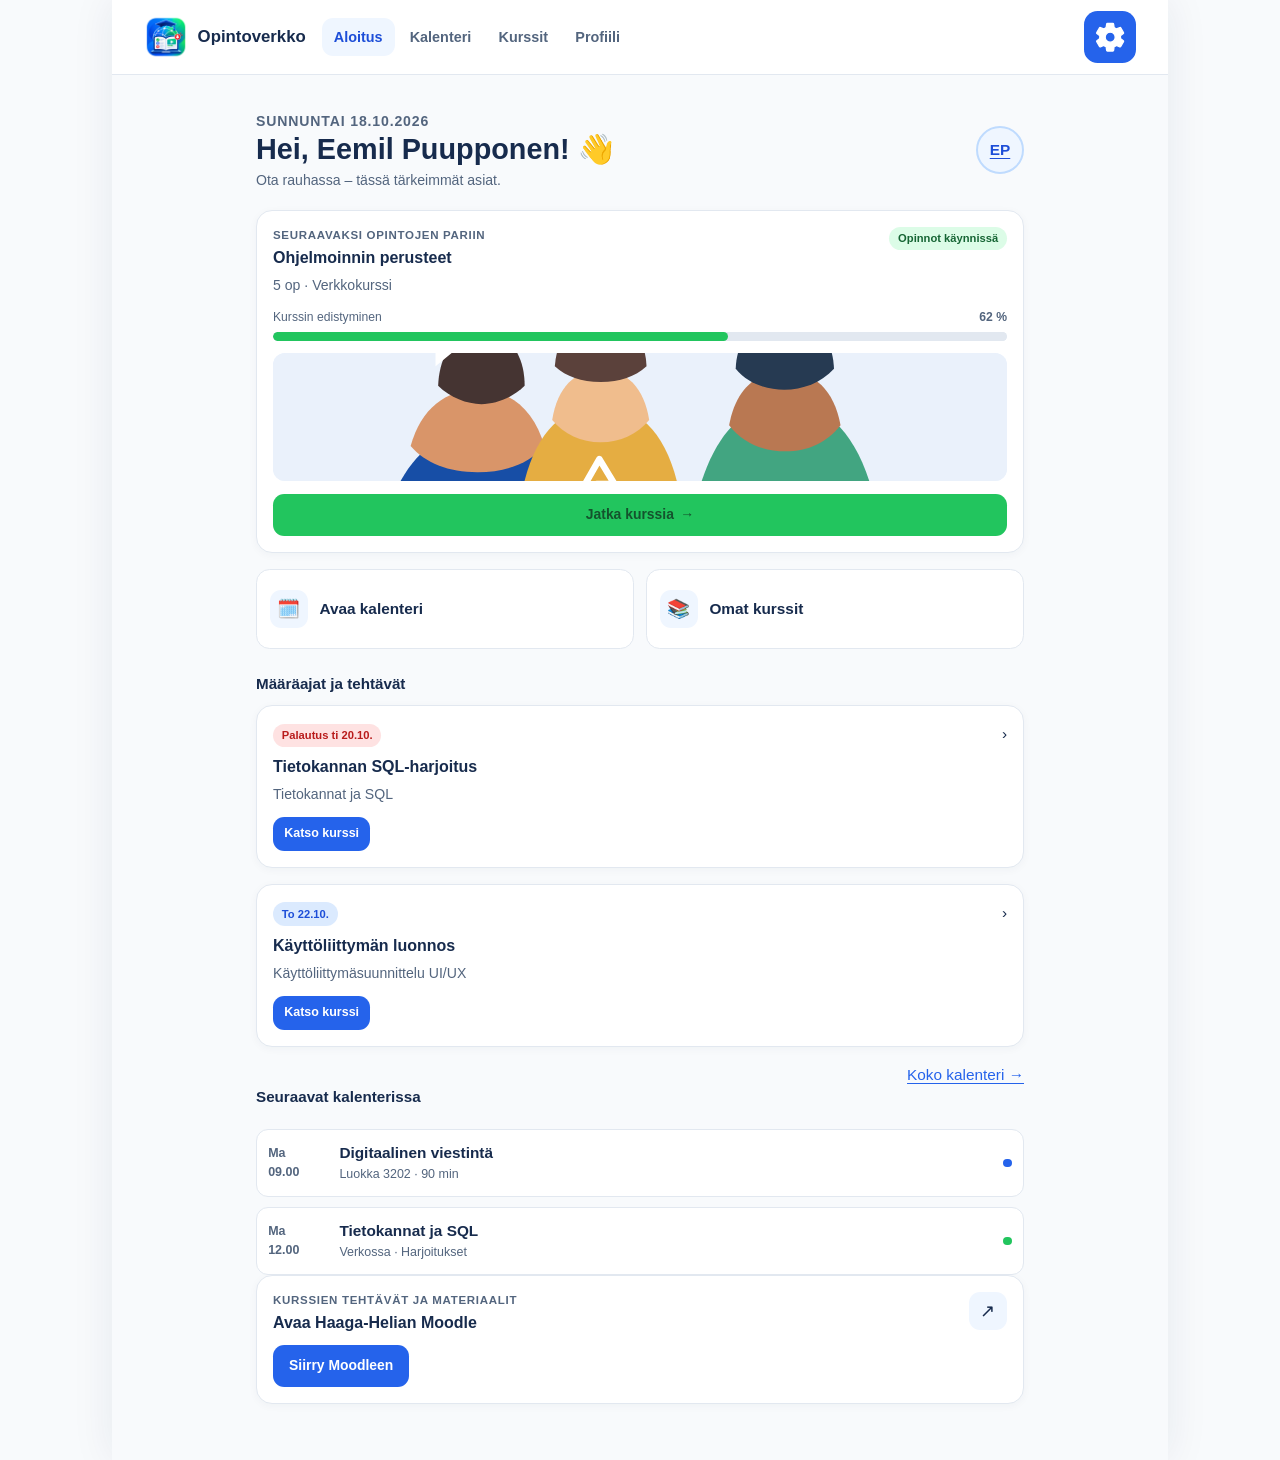
<file: index.html>
<!doctype html>
<html lang="fi">
<head>
	<meta charset="utf-8">
	<meta name="viewport" content="width=device-width, initial-scale=1">
	<meta name="description" content="Opintoverkon aloitusnäkymä kokoaa opiskelupäivän, tehtävät ja kurssit yhteen.">
	<title>Aloitus – Opintoverkko</title>
	<link rel="stylesheet" href="style.css">
</head>
<body>
	<a class="skip-link" href="#sisalto">Siirry sisältöön</a>
	<div class="app-shell">
		<header class="app-header">
			<a class="brand" href="index.html" aria-label="Opintoverkko, aloitus">
				<img class="brand-logo" src="images/opintoverkko-logo.png" alt="" width="768" height="768">
				<span>Opintoverkko</span>
			</a>
			<nav class="top-nav" aria-label="Päänavigaatio">
				<a href="index.html" aria-current="page">Aloitus</a>
				<a href="kalenteri.html">Kalenteri</a>
				<a href="kurssit.html">Kurssit</a>
				<a href="profiili.html">Profiili</a>
			</nav>
			<div class="header-actions">
				<a class="settings-icon-link" href="asetukset.html" aria-label="Avaa asetukset" title="Asetukset">
					<svg class="settings-gear" aria-hidden="true" viewBox="0 0 24 24"><path d="M19.14 12.94c.04-.31.06-.62.06-.94s-.02-.63-.07-.94l2.03-1.58a.5.5 0 0 0 .12-.64l-1.92-3.32a.5.5 0 0 0-.61-.22l-2.39.96a7.3 7.3 0 0 0-1.63-.94l-.36-2.54a.5.5 0 0 0-.5-.42h-3.84a.5.5 0 0 0-.5.42l-.36 2.54c-.59.23-1.14.55-1.63.94l-2.39-.96a.5.5 0 0 0-.61.22L2.62 8.84a.5.5 0 0 0 .12.64l2.03 1.58c-.05.31-.07.63-.07.94s.02.63.07.94l-2.03 1.58a.5.5 0 0 0-.12.64l1.92 3.32c.12.21.37.3.61.22l2.39-.96c.49.39 1.04.71 1.63.94l.36 2.54c.04.24.25.42.5.42h3.84c.25 0 .46-.18.5-.42l.36-2.54c.59-.23 1.14-.55 1.63-.94l2.39.96c.24.09.49 0 .61-.22l1.92-3.32a.5.5 0 0 0-.12-.64l-2.02-1.58ZM12 15.5a3.5 3.5 0 1 1 0-7 3.5 3.5 0 0 1 0 7Z"/></svg>
				</a>
			</div>
		</header>

		<main class="page-content" id="sisalto">
			<header class="page-heading">
				<div>
					<p class="eyebrow">Sunnuntai 18.10.2026</p>
					<h1>Hei, <span data-profile-name>Eemil Puupponen</span>! 👋</h1>
					<p>Ota rauhassa – tässä tärkeimmät asiat.</p>
				</div>
				<a class="avatar" href="profiili.html" aria-label="Avaa profiili"><span data-profile-initials>EP</span></a>
			</header>

			<section class="card" aria-labelledby="jatka-otsikko">
				<div class="card-title-row">
					<div>
						<span class="eyebrow">Seuraavaksi opintojen pariin</span>
						<h2 id="jatka-otsikko">Ohjelmoinnin perusteet</h2>
						<p>5 op · Verkkokurssi</p>
					</div>
					<span class="tag green">Opinnot käynnissä</span>
				</div>
				<div class="progress-row"><span>Kurssin edistyminen</span><strong>62 %</strong></div>
				<progress value="62" max="100" aria-label="Ohjelmoinnin perusteet, edistyminen 62 prosenttia">62 %</progress>
				<img class="course-art" src="images/opintoverkko.svg" alt="Opiskelijat tekevät muistiinpanoja yhdessä pöydän ääressä." width="560" height="420">
				<a class="button-link full" href="kurssit.html">Jatka kurssia <span aria-hidden="true">→</span></a>
			</section>

			<nav class="quick-grid" aria-label="Pikavalinnat">
				<a class="quick-link" href="kalenteri.html"><span class="quick-icon" aria-hidden="true">🗓️</span> Avaa kalenteri</a>
				<a class="quick-link" href="kurssit.html"><span class="quick-icon" aria-hidden="true">📚</span> Omat kurssit</a>
			</nav>

			<section aria-labelledby="tehtavat-otsikko">
				<h2 class="section-label" id="tehtavat-otsikko">Määräajat ja tehtävät</h2>
				<article class="card">
					<div class="card-title-row">
						<div>
							<span class="tag red">Palautus ti 20.10.</span>
							<h3 class="card-subheading">Tietokannan SQL-harjoitus</h3>
							<p>Tietokannat ja SQL</p>
						</div>
						<span aria-hidden="true">›</span>
					</div>
					<a class="button-link blue small" href="kurssit.html">Katso kurssi</a>
				</article>
				<article class="card">
					<div class="card-title-row">
						<div>
							<span class="tag blue">To 22.10.</span>
							<h3 class="card-subheading">Käyttöliittymän luonnos</h3>
							<p>Käyttöliittymäsuunnittelu UI/UX</p>
						</div>
						<span aria-hidden="true">›</span>
					</div>
					<a class="button-link blue small" href="kurssit.html">Katso kurssi</a>
				</article>
			</section>

			<section aria-labelledby="aikataulu-otsikko">
				<div class="card-title-row">
					<h2 class="section-label" id="aikataulu-otsikko">Seuraavat kalenterissa</h2>
					<a href="kalenteri.html">Koko kalenteri →</a>
				</div>
				<div class="event-list">
					<div class="event">
						<span class="event-time">Ma<br>09.00</span>
						<div><strong>Digitaalinen viestintä</strong><span>Luokka 3202 · 90 min</span></div>
						<span class="event-mark" aria-hidden="true"></span>
					</div>
					<div class="event">
						<span class="event-time">Ma<br>12.00</span>
						<div><strong>Tietokannat ja SQL</strong><span>Verkossa · Harjoitukset</span></div>
						<span class="event-mark green" aria-hidden="true"></span>
					</div>
				</div>
			</section>

			<aside class="card" aria-labelledby="moodle-otsikko">
				<div class="card-title-row">
					<div>
						<span class="eyebrow">Kurssien tehtävät ja materiaalit</span>
						<h2 id="moodle-otsikko">Avaa Haaga-Helian Moodle</h2>
					</div>
					<span class="quick-icon" aria-hidden="true">↗</span>
				</div>
				<a class="button-link blue" href="https://hhmoodle.haaga-helia.fi/my/" target="_blank" rel="noopener noreferrer">Siirry Moodleen</a>
			</aside>
		</main>

		<nav class="bottom-nav" aria-label="Päänavigaatio">
			<a href="index.html" aria-current="page"><span class="nav-icon" aria-hidden="true">⌂</span>Aloitus</a>
			<a href="kalenteri.html"><span class="nav-icon" aria-hidden="true">▦</span>Kalenteri</a>
			<a href="kurssit.html"><span class="nav-icon" aria-hidden="true">▤</span>Kurssit</a>
			<a href="profiili.html"><span class="nav-icon" aria-hidden="true">◉</span>Profiili</a>
		</nav>
	</div>
	<script src="app-settings.js"></script>
</body>
</html>
</file>
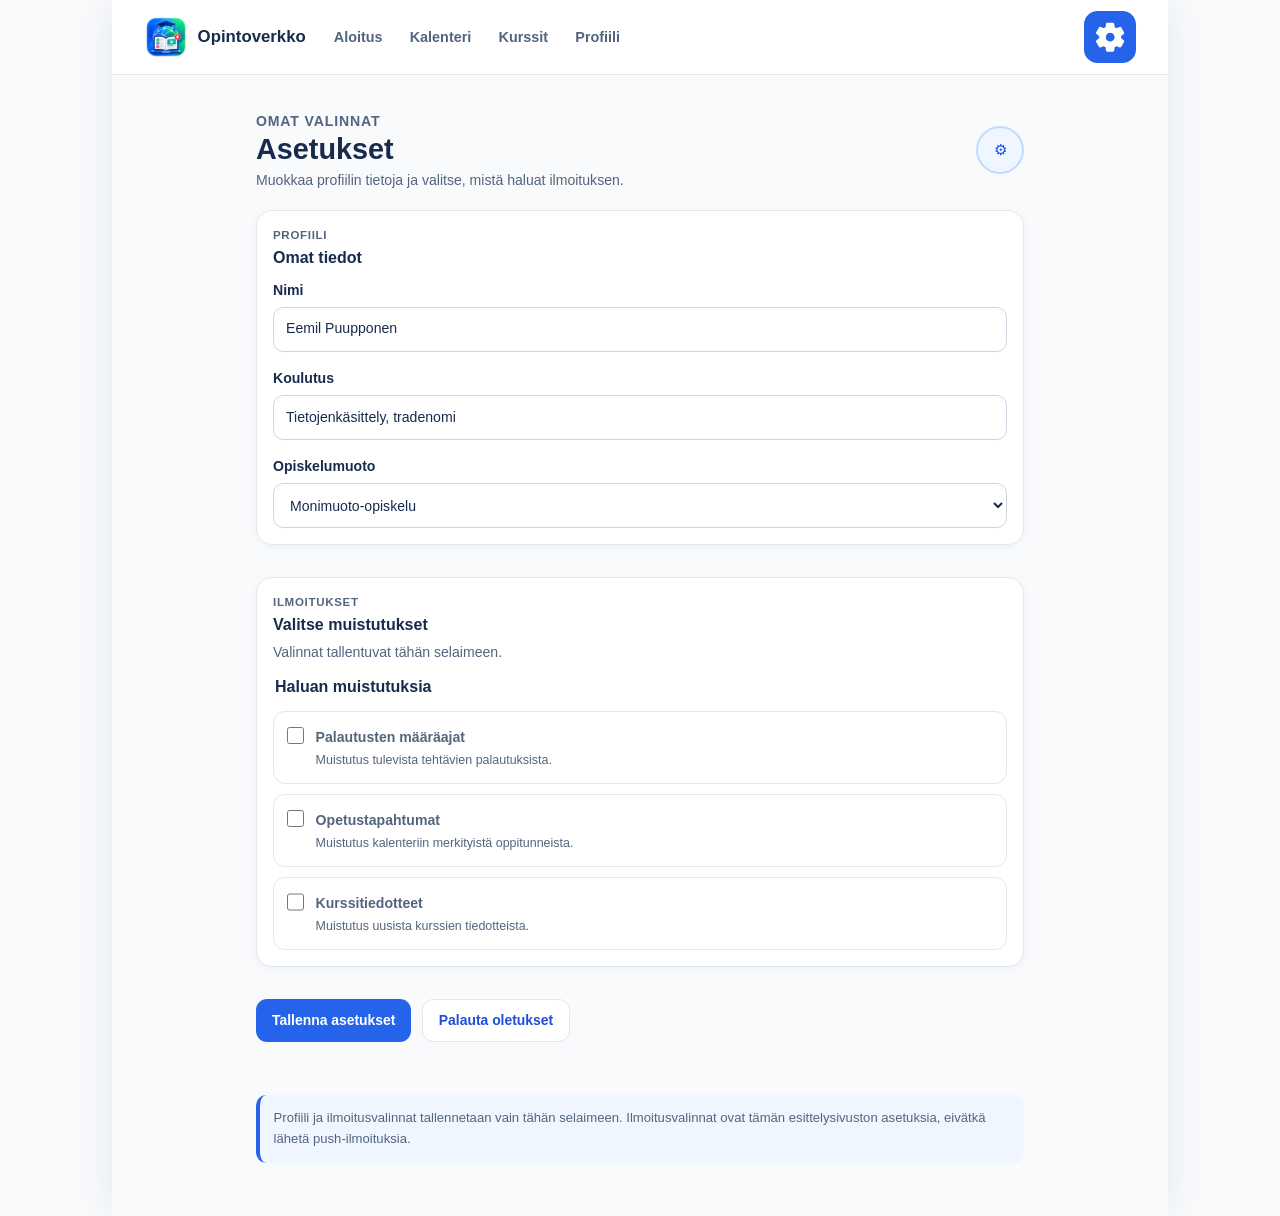
<file: asetukset.html>
<!doctype html>
<html lang="fi">
<head>
	<meta charset="utf-8">
	<meta name="viewport" content="width=device-width, initial-scale=1">
	<meta name="description" content="Muokkaa Opintoverkon profiilin perustietoja ja ilmoitusasetuksia.">
	<title>Asetukset – Opintoverkko</title>
	<link rel="stylesheet" href="style.css">
</head>
<body>
	<a class="skip-link" href="#sisalto">Siirry sisältöön</a>
	<div class="app-shell">
		<header class="app-header">
			<a class="brand" href="index.html" aria-label="Opintoverkko, aloitus"><img class="brand-logo" src="images/opintoverkko-logo.png" alt="" width="768" height="768"><span>Opintoverkko</span></a>
			<nav class="top-nav" aria-label="Päänavigaatio">
				<a href="index.html">Aloitus</a><a href="kalenteri.html">Kalenteri</a><a href="kurssit.html">Kurssit</a><a href="profiili.html">Profiili</a>
			</nav>
			<div class="header-actions">
				<a class="settings-icon-link" href="asetukset.html" aria-label="Avaa asetukset" aria-current="page" title="Asetukset">
					<svg class="settings-gear" aria-hidden="true" viewBox="0 0 24 24"><path d="M19.14 12.94c.04-.31.06-.62.06-.94s-.02-.63-.07-.94l2.03-1.58a.5.5 0 0 0 .12-.64l-1.92-3.32a.5.5 0 0 0-.61-.22l-2.39.96a7.3 7.3 0 0 0-1.63-.94l-.36-2.54a.5.5 0 0 0-.5-.42h-3.84a.5.5 0 0 0-.5.42l-.36 2.54c-.59.23-1.14.55-1.63.94l-2.39-.96a.5.5 0 0 0-.61.22L2.62 8.84a.5.5 0 0 0 .12.64l2.03 1.58c-.05.31-.07.63-.07.94s.02.63.07.94l-2.03 1.58a.5.5 0 0 0-.12.64l1.92 3.32c.12.21.37.3.61.22l2.39-.96c.49.39 1.04.71 1.63.94l.36 2.54c.04.24.25.42.5.42h3.84c.25 0 .46-.18.5-.42l.36-2.54c.59-.23 1.14-.55 1.63-.94l2.39.96c.24.09.49 0 .61-.22l1.92-3.32a.5.5 0 0 0-.12-.64l-2.02-1.58ZM12 15.5a3.5 3.5 0 1 1 0-7 3.5 3.5 0 0 1 0 7Z"/></svg>
				</a>
			</div>
		</header>
		<main class="page-content" id="sisalto">
			<header class="page-heading">
				<div><p class="eyebrow">Omat valinnat</p><h1>Asetukset</h1><p>Muokkaa profiilin tietoja ja valitse, mistä haluat ilmoituksen.</p></div>
				<span class="avatar" aria-hidden="true">⚙</span>
			</header>

			<form class="settings-form" id="settings-form">
				<section class="card" aria-labelledby="profile-settings-title">
					<div class="card-title-row">
						<div><span class="eyebrow">Profiili</span><h2 id="profile-settings-title">Omat tiedot</h2></div>
					</div>
					<div class="settings-form">
						<label class="settings-field" for="profile-name">Nimi
							<input id="profile-name" name="name" type="text" value="Eemil Puupponen" autocomplete="name" maxlength="80" required>
						</label>
						<label class="settings-field" for="profile-program">Koulutus
							<input id="profile-program" name="program" type="text" value="Tietojenkäsittely, tradenomi" maxlength="100" required>
						</label>
						<label class="settings-field" for="profile-study-mode">Opiskelumuoto
							<select id="profile-study-mode" name="studyMode">
								<option>Monimuoto-opiskelu</option>
								<option>Päiväopiskelu</option>
								<option>Verkko-opiskelu</option>
							</select>
						</label>
					</div>
				</section>

				<section class="card" aria-labelledby="notification-settings-title">
					<div class="card-title-row">
						<div><span class="eyebrow">Ilmoitukset</span><h2 id="notification-settings-title">Valitse muistutukset</h2><p>Valinnat tallentuvat tähän selaimeen.</p></div>
					</div>
					<fieldset class="settings-fieldset">
						<legend>Haluan muistutuksia</legend>
						<label class="settings-choice">
							<input type="checkbox" name="deadlines">
							<span><strong>Palautusten määräajat</strong><span>Muistutus tulevista tehtävien palautuksista.</span></span>
						</label>
						<label class="settings-choice">
							<input type="checkbox" name="lessons">
							<span><strong>Opetustapahtumat</strong><span>Muistutus kalenteriin merkityistä oppitunneista.</span></span>
						</label>
						<label class="settings-choice">
							<input type="checkbox" name="courseNews">
							<span><strong>Kurssitiedotteet</strong><span>Muistutus uusista kurssien tiedotteista.</span></span>
						</label>
					</fieldset>
				</section>

				<div class="settings-actions">
					<button class="button-link blue" type="submit">Tallenna asetukset</button>
					<button class="button-link secondary" id="reset-settings" type="button">Palauta oletukset</button>
				</div>
				<p class="settings-status" id="settings-status" role="status" aria-live="polite"></p>
			</form>
			<p class="note">Profiili ja ilmoitusvalinnat tallennetaan vain tähän selaimeen. Ilmoitusvalinnat ovat tämän esittelysivuston asetuksia, eivätkä lähetä push-ilmoituksia.</p>
		</main>
		<nav class="bottom-nav" aria-label="Päänavigaatio">
			<a href="index.html"><span class="nav-icon" aria-hidden="true">⌂</span>Aloitus</a><a href="kalenteri.html"><span class="nav-icon" aria-hidden="true">▦</span>Kalenteri</a><a href="kurssit.html"><span class="nav-icon" aria-hidden="true">▤</span>Kurssit</a><a href="profiili.html"><span class="nav-icon" aria-hidden="true">◉</span>Profiili</a>
		</nav>
	</div>
	<script src="app-settings.js"></script>
</body>
</html>
</file>
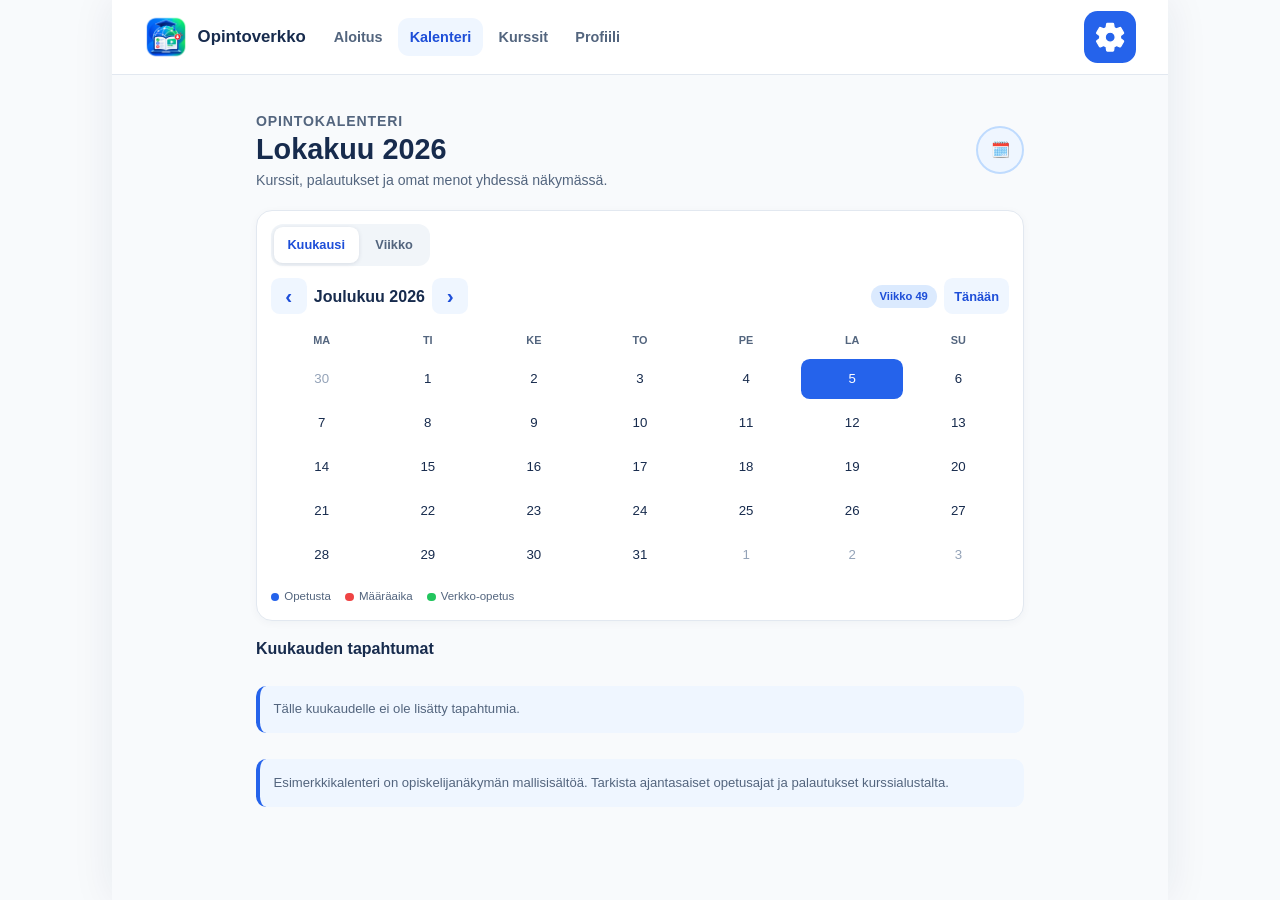
<file: kalenteri.html>
<!doctype html>
<html lang="fi">
<head>
	<meta charset="utf-8">
	<meta name="viewport" content="width=device-width, initial-scale=1">
	<meta name="description" content="Miran opintokalenteri ja lokakuun tulevat kurssitapahtumat.">
	<title>Kalenteri – Opintoverkko</title>
	<link rel="stylesheet" href="style.css">
</head>
<body>
	<a class="skip-link" href="#sisalto">Siirry sisältöön</a>
	<div class="app-shell">
		<header class="app-header">
			<a class="brand" href="index.html" aria-label="Opintoverkko, aloitus"><img class="brand-logo" src="images/opintoverkko-logo.png" alt="" width="768" height="768"><span>Opintoverkko</span></a>
			<nav class="top-nav" aria-label="Päänavigaatio">
				<a href="index.html">Aloitus</a><a href="kalenteri.html" aria-current="page">Kalenteri</a><a href="kurssit.html">Kurssit</a><a href="profiili.html">Profiili</a>
			</nav>
			<div class="header-actions">
				<a class="settings-icon-link" href="asetukset.html" aria-label="Avaa asetukset" title="Asetukset">
					<svg class="settings-gear" aria-hidden="true" viewBox="0 0 24 24"><path d="M19.14 12.94c.04-.31.06-.62.06-.94s-.02-.63-.07-.94l2.03-1.58a.5.5 0 0 0 .12-.64l-1.92-3.32a.5.5 0 0 0-.61-.22l-2.39.96a7.3 7.3 0 0 0-1.63-.94l-.36-2.54a.5.5 0 0 0-.5-.42h-3.84a.5.5 0 0 0-.5.42l-.36 2.54c-.59.23-1.14.55-1.63.94l-2.39-.96a.5.5 0 0 0-.61.22L2.62 8.84a.5.5 0 0 0 .12.64l2.03 1.58c-.05.31-.07.63-.07.94s.02.63.07.94l-2.03 1.58a.5.5 0 0 0-.12.64l1.92 3.32c.12.21.37.3.61.22l2.39-.96c.49.39 1.04.71 1.63.94l.36 2.54c.04.24.25.42.5.42h3.84c.25 0 .46-.18.5-.42l.36-2.54c.59-.23 1.14-.55 1.63-.94l2.39.96c.24.09.49 0 .61-.22l1.92-3.32a.5.5 0 0 0-.12-.64l-2.02-1.58ZM12 15.5a3.5 3.5 0 1 1 0-7 3.5 3.5 0 0 1 0 7Z"/></svg>
				</a>
			</div>
		</header>
		<main class="page-content" id="sisalto">
			<header class="page-heading">
				<div><p class="eyebrow">Opintokalenteri</p><h1>Lokakuu 2026</h1><p>Kurssit, palautukset ja omat menot yhdessä näkymässä.</p></div>
				<span class="avatar" aria-hidden="true">🗓️</span>
			</header>

			<section class="card calendar-card" aria-labelledby="kalenteri-otsikko">
				<div class="calendar-view-switch" role="group" aria-label="Kalenterinäkymä">
					<button class="view-button is-active" id="month-view" type="button" aria-pressed="true">Kuukausi</button>
					<button class="view-button" id="week-view" type="button" aria-pressed="false">Viikko</button>
				</div>
				<div class="calendar-toolbar">
					<div class="period-navigation">
						<button class="calendar-arrow" id="previous-period" type="button" aria-label="Edellinen kuukausi">‹</button>
						<h2 id="kalenteri-otsikko" aria-live="polite">Lokakuu 2026</h2>
						<button class="calendar-arrow" id="next-period" type="button" aria-label="Seuraava kuukausi">›</button>
					</div>
					<div class="calendar-actions">
						<span class="tag blue" id="week-number">Viikko 42</span>
						<button class="today-button" id="today-button" type="button">Tänään</button>
					</div>
				</div>
				<ol class="calendar-grid" id="calendar-grid" aria-label="Lokakuun 2026 kalenteri"></ol>
				<div class="week-schedule" id="week-schedule" hidden>
					<div class="week-timetable-scroll" tabindex="0" aria-label="Koko viikon aikataulu, kellonajat 07.00–24.00.">
						<div class="week-timetable" id="week-timetable"></div>
					</div>
					<div class="week-deadlines" id="week-deadlines" hidden>
						<h3>Palautusten määräajat</h3>
						<ul id="week-deadline-list"></ul>
					</div>
					<p class="schedule-hint">Aikajana näyttää ajan klo 07.00–24.00. Palautusten määräajat näkyvät erikseen. Pienellä näytöllä voit vierittää viikkonäkymää vaakasuunnassa.</p>
				</div>
				<div class="calendar-legend" aria-label="Kalenterin selite">
					<span><span class="event-mark" aria-hidden="true"></span> Opetusta</span>
					<span><span class="event-mark red" aria-hidden="true"></span> Määräaika</span>
					<span><span class="event-mark green" aria-hidden="true"></span> Verkko-opetus</span>
				</div>
			</section>

			<section class="day-agenda" aria-labelledby="agenda-otsikko">
				<h2 id="agenda-otsikko">Tulevat tapahtumat</h2>
				<div class="event-list" id="event-list" aria-live="polite"></div>
			</section>
			<p class="note">Esimerkkikalenteri on opiskelijanäkymän mallisisältöä. Tarkista ajantasaiset opetusajat ja palautukset kurssialustalta.</p>
		</main>
		<nav class="bottom-nav" aria-label="Päänavigaatio">
			<a href="index.html"><span class="nav-icon" aria-hidden="true">⌂</span>Aloitus</a><a href="kalenteri.html" aria-current="page"><span class="nav-icon" aria-hidden="true">▦</span>Kalenteri</a><a href="kurssit.html"><span class="nav-icon" aria-hidden="true">▤</span>Kurssit</a><a href="profiili.html"><span class="nav-icon" aria-hidden="true">◉</span>Profiili</a>
		</nav>
	</div>
	<script src="calendar.js"></script>
	<script src="app-settings.js"></script>
</body>
</html>
</file>
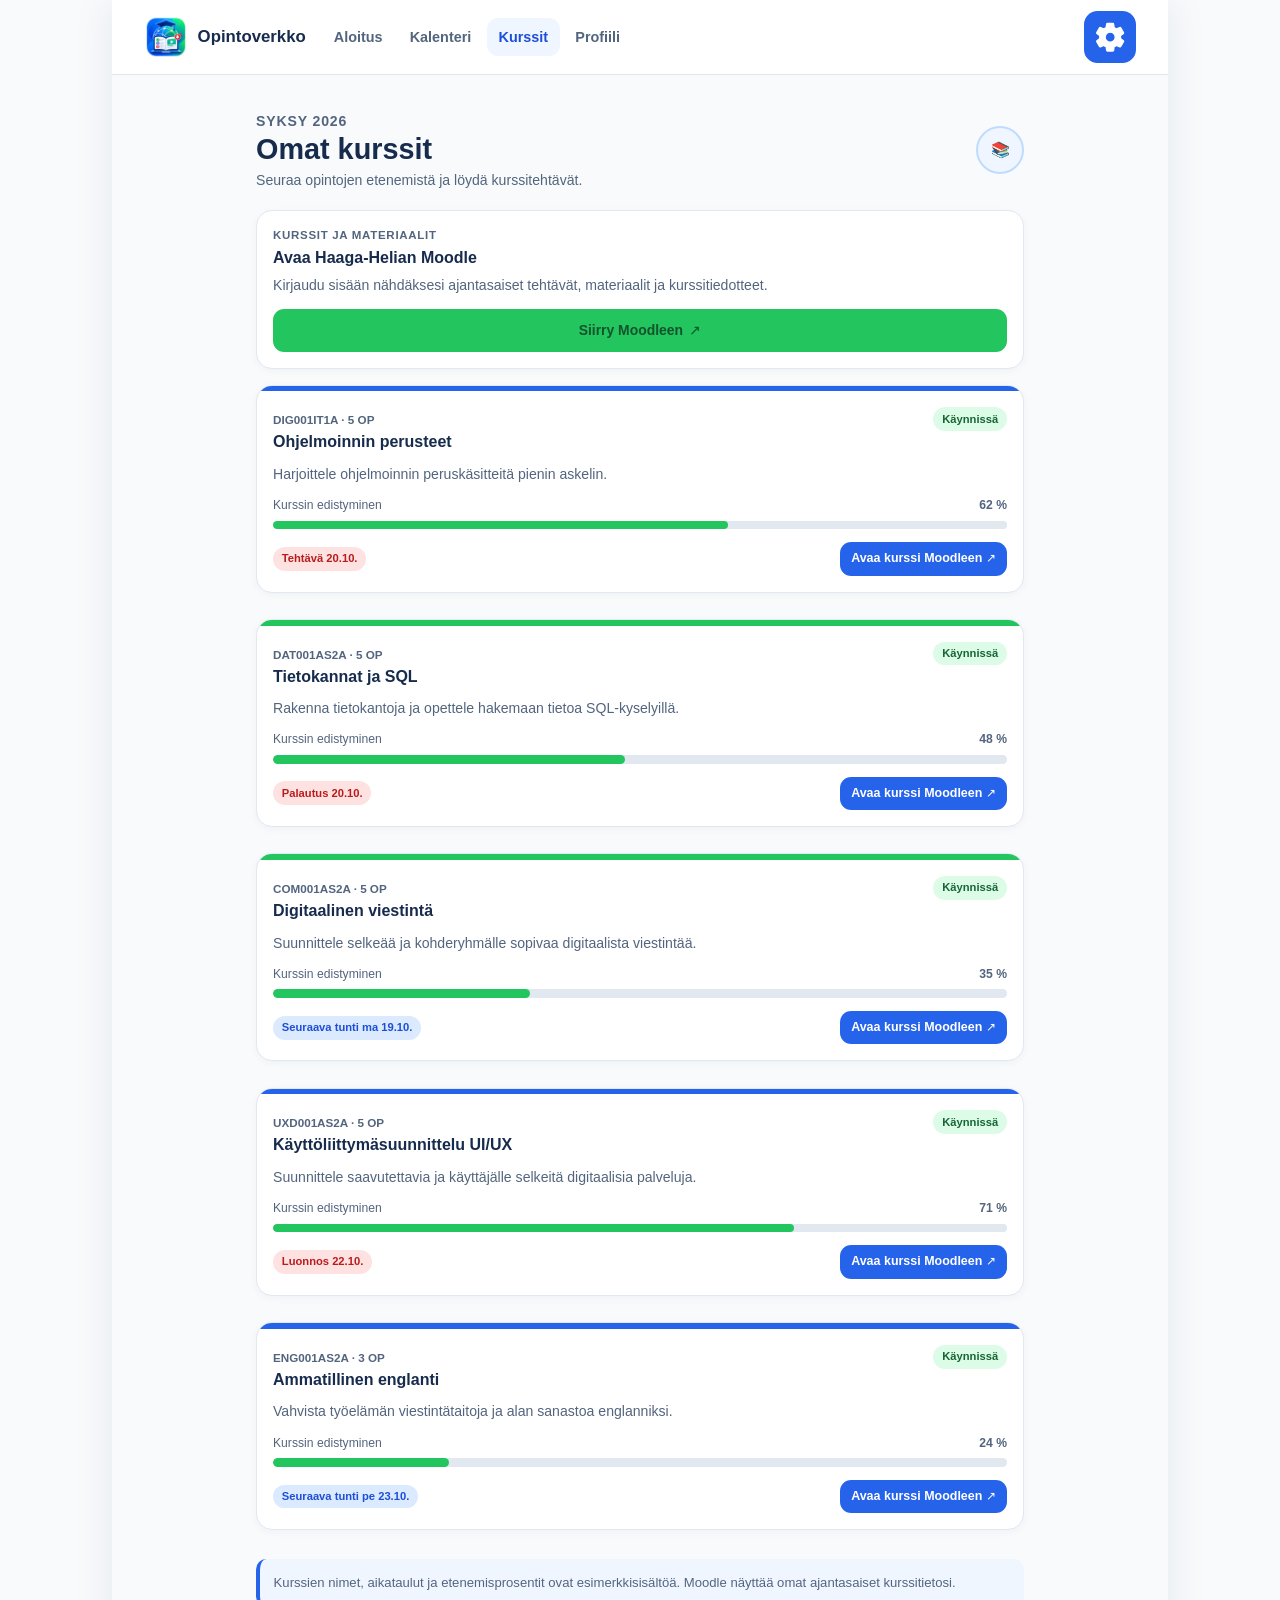
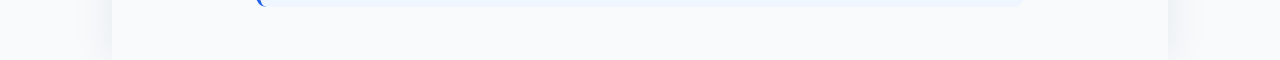
<file: kurssit.html>
<!doctype html>
<html lang="fi">
<head>
	<meta charset="utf-8">
	<meta name="viewport" content="width=device-width, initial-scale=1">
	<meta name="description" content="Miran kurssit, tehtävien eteneminen ja linkki Haaga-Helian Moodleen.">
	<title>Kurssit – Opintoverkko</title>
	<link rel="stylesheet" href="style.css">
</head>
<body>
	<a class="skip-link" href="#sisalto">Siirry sisältöön</a>
	<div class="app-shell">
		<header class="app-header">
			<a class="brand" href="index.html" aria-label="Opintoverkko, aloitus"><img class="brand-logo" src="images/opintoverkko-logo.png" alt="" width="768" height="768"><span>Opintoverkko</span></a>
			<nav class="top-nav" aria-label="Päänavigaatio">
				<a href="index.html">Aloitus</a><a href="kalenteri.html">Kalenteri</a><a href="kurssit.html" aria-current="page">Kurssit</a><a href="profiili.html">Profiili</a>
			</nav>
			<div class="header-actions">
				<a class="settings-icon-link" href="asetukset.html" aria-label="Avaa asetukset" title="Asetukset">
					<svg class="settings-gear" aria-hidden="true" viewBox="0 0 24 24"><path d="M19.14 12.94c.04-.31.06-.62.06-.94s-.02-.63-.07-.94l2.03-1.58a.5.5 0 0 0 .12-.64l-1.92-3.32a.5.5 0 0 0-.61-.22l-2.39.96a7.3 7.3 0 0 0-1.63-.94l-.36-2.54a.5.5 0 0 0-.5-.42h-3.84a.5.5 0 0 0-.5.42l-.36 2.54c-.59.23-1.14.55-1.63.94l-2.39-.96a.5.5 0 0 0-.61.22L2.62 8.84a.5.5 0 0 0 .12.64l2.03 1.58c-.05.31-.07.63-.07.94s.02.63.07.94l-2.03 1.58a.5.5 0 0 0-.12.64l1.92 3.32c.12.21.37.3.61.22l2.39-.96c.49.39 1.04.71 1.63.94l.36 2.54c.04.24.25.42.5.42h3.84c.25 0 .46-.18.5-.42l.36-2.54c.59-.23 1.14-.55 1.63-.94l2.39.96c.24.09.49 0 .61-.22l1.92-3.32a.5.5 0 0 0-.12-.64l-2.02-1.58ZM12 15.5a3.5 3.5 0 1 1 0-7 3.5 3.5 0 0 1 0 7Z"/></svg>
				</a>
			</div>
		</header>
		<main class="page-content" id="sisalto">
			<header class="page-heading">
				<div><p class="eyebrow">Syksy 2026</p><h1>Omat kurssit</h1><p>Seuraa opintojen etenemistä ja löydä kurssitehtävät.</p></div>
				<span class="avatar" aria-hidden="true">📚</span>
			</header>

			<aside class="card">
				<div class="card-title-row">
					<div><span class="eyebrow">Kurssit ja materiaalit</span><h2>Avaa Haaga-Helian Moodle</h2><p>Kirjaudu sisään nähdäksesi ajantasaiset tehtävät, materiaalit ja kurssitiedotteet.</p></div>
				</div>
				<a class="button-link full" href="https://hhmoodle.haaga-helia.fi/my/" target="_blank" rel="noopener noreferrer">Siirry Moodleen <span aria-hidden="true">↗</span></a>
			</aside>

			<section class="course-list" aria-label="Kurssilista">
				<article class="card course-card">
					<div class="course-accent"></div>
					<div class="course-body">
						<div class="card-title-row"><div><span class="course-code">DIG001IT1A · 5 OP</span><h2>Ohjelmoinnin perusteet</h2></div><span class="tag green">Käynnissä</span></div>
						<p>Harjoittele ohjelmoinnin peruskäsitteitä pienin askelin.</p>
						<div class="progress-row"><span>Kurssin edistyminen</span><strong>62 %</strong></div>
						<progress value="62" max="100" aria-label="Ohjelmoinnin perusteet, edistyminen 62 prosenttia">62 %</progress>
						<div class="course-actions"><span class="tag red">Tehtävä 20.10.</span><a class="button-link blue small" href="https://hhmoodle.haaga-helia.fi/my/" target="_blank" rel="noopener noreferrer">Avaa kurssi Moodleen ↗</a></div>
					</div>
				</article>
				<article class="card course-card">
					<div class="course-accent green"></div>
					<div class="course-body">
						<div class="card-title-row"><div><span class="course-code">DAT001AS2A · 5 OP</span><h2>Tietokannat ja SQL</h2></div><span class="tag green">Käynnissä</span></div>
						<p>Rakenna tietokantoja ja opettele hakemaan tietoa SQL-kyselyillä.</p>
						<div class="progress-row"><span>Kurssin edistyminen</span><strong>48 %</strong></div>
						<progress value="48" max="100" aria-label="Tietokannat ja SQL, edistyminen 48 prosenttia">48 %</progress>
						<div class="course-actions"><span class="tag red">Palautus 20.10.</span><a class="button-link blue small" href="https://hhmoodle.haaga-helia.fi/my/" target="_blank" rel="noopener noreferrer">Avaa kurssi Moodleen ↗</a></div>
					</div>
				</article>
				<article class="card course-card">
					<div class="course-accent gold"></div>
					<div class="course-body">
						<div class="card-title-row"><div><span class="course-code">COM001AS2A · 5 OP</span><h2>Digitaalinen viestintä</h2></div><span class="tag green">Käynnissä</span></div>
						<p>Suunnittele selkeää ja kohderyhmälle sopivaa digitaalista viestintää.</p>
						<div class="progress-row"><span>Kurssin edistyminen</span><strong>35 %</strong></div>
						<progress value="35" max="100" aria-label="Digitaalinen viestintä, edistyminen 35 prosenttia">35 %</progress>
						<div class="course-actions"><span class="tag blue">Seuraava tunti ma 19.10.</span><a class="button-link blue small" href="https://hhmoodle.haaga-helia.fi/my/" target="_blank" rel="noopener noreferrer">Avaa kurssi Moodleen ↗</a></div>
					</div>
				</article>
				<article class="card course-card">
					<div class="course-accent purple"></div>
					<div class="course-body">
						<div class="card-title-row"><div><span class="course-code">UXD001AS2A · 5 OP</span><h2>Käyttöliittymäsuunnittelu UI/UX</h2></div><span class="tag green">Käynnissä</span></div>
						<p>Suunnittele saavutettavia ja käyttäjälle selkeitä digitaalisia palveluja.</p>
						<div class="progress-row"><span>Kurssin edistyminen</span><strong>71 %</strong></div>
						<progress value="71" max="100" aria-label="Käyttöliittymäsuunnittelu UI/UX, edistyminen 71 prosenttia">71 %</progress>
						<div class="course-actions"><span class="tag red">Luonnos 22.10.</span><a class="button-link blue small" href="https://hhmoodle.haaga-helia.fi/my/" target="_blank" rel="noopener noreferrer">Avaa kurssi Moodleen ↗</a></div>
					</div>
				</article>
				<article class="card course-card">
					<div class="course-accent"></div>
					<div class="course-body">
						<div class="card-title-row"><div><span class="course-code">ENG001AS2A · 3 OP</span><h2>Ammatillinen englanti</h2></div><span class="tag green">Käynnissä</span></div>
						<p>Vahvista työelämän viestintätaitoja ja alan sanastoa englanniksi.</p>
						<div class="progress-row"><span>Kurssin edistyminen</span><strong>24 %</strong></div>
						<progress value="24" max="100" aria-label="Ammatillinen englanti, edistyminen 24 prosenttia">24 %</progress>
						<div class="course-actions"><span class="tag blue">Seuraava tunti pe 23.10.</span><a class="button-link blue small" href="https://hhmoodle.haaga-helia.fi/my/" target="_blank" rel="noopener noreferrer">Avaa kurssi Moodleen ↗</a></div>
					</div>
				</article>
			</section>
			<p class="note">Kurssien nimet, aikataulut ja etenemisprosentit ovat esimerkkisisältöä. Moodle näyttää omat ajantasaiset kurssitietosi.</p>
		</main>
		<nav class="bottom-nav" aria-label="Päänavigaatio">
			<a href="index.html"><span class="nav-icon" aria-hidden="true">⌂</span>Aloitus</a><a href="kalenteri.html"><span class="nav-icon" aria-hidden="true">▦</span>Kalenteri</a><a href="kurssit.html" aria-current="page"><span class="nav-icon" aria-hidden="true">▤</span>Kurssit</a><a href="profiili.html"><span class="nav-icon" aria-hidden="true">◉</span>Profiili</a>
		</nav>
	</div>
	<script src="app-settings.js"></script>
</body>
</html>
</file>
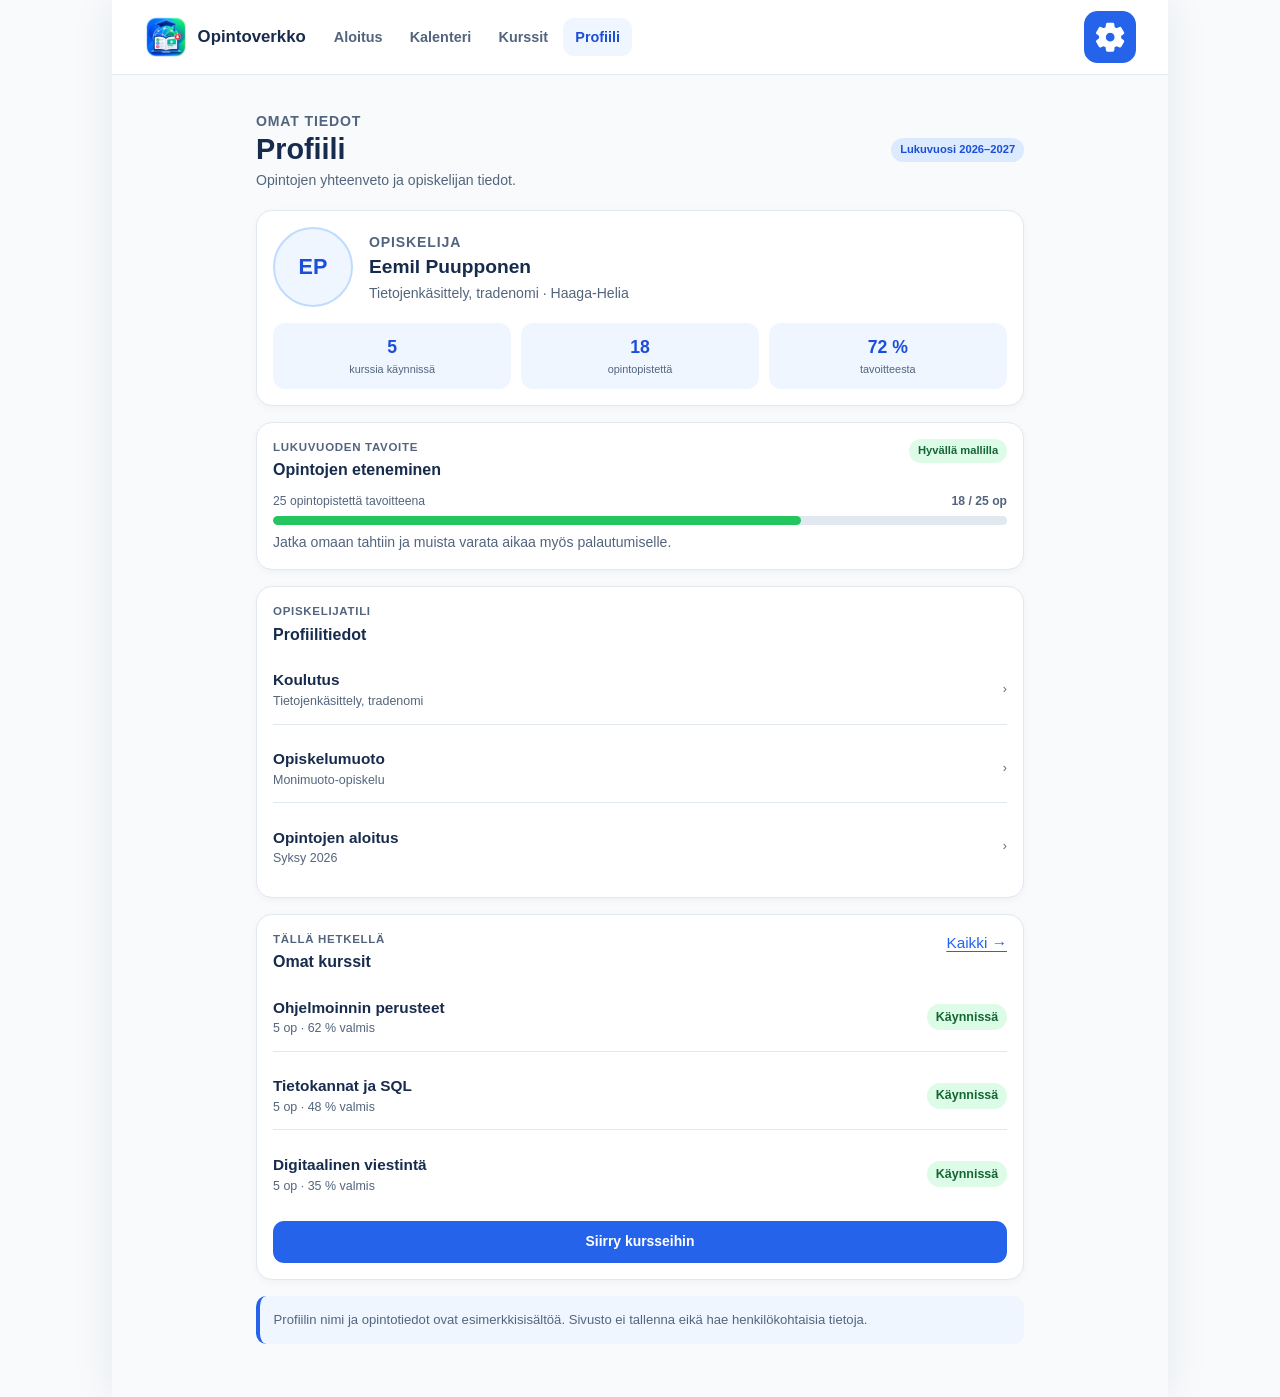
<file: profiili.html>
<!doctype html>
<html lang="fi">
<head>
	<meta charset="utf-8">
	<meta name="viewport" content="width=device-width, initial-scale=1">
	<meta name="description" content="Opintoverkon opiskelijaprofiili ja opintojen yhteenveto.">
	<title>Profiili – Opintoverkko</title>
	<link rel="stylesheet" href="style.css">
</head>
<body>
	<a class="skip-link" href="#sisalto">Siirry sisältöön</a>
	<div class="app-shell">
		<header class="app-header">
			<a class="brand" href="index.html" aria-label="Opintoverkko, aloitus"><img class="brand-logo" src="images/opintoverkko-logo.png" alt="" width="768" height="768"><span>Opintoverkko</span></a>
			<nav class="top-nav" aria-label="Päänavigaatio">
				<a href="index.html">Aloitus</a><a href="kalenteri.html">Kalenteri</a><a href="kurssit.html">Kurssit</a><a href="profiili.html" aria-current="page">Profiili</a>
			</nav>
			<div class="header-actions">
				<a class="settings-icon-link" href="asetukset.html" aria-label="Avaa asetukset" title="Asetukset">
					<svg class="settings-gear" aria-hidden="true" viewBox="0 0 24 24"><path d="M19.14 12.94c.04-.31.06-.62.06-.94s-.02-.63-.07-.94l2.03-1.58a.5.5 0 0 0 .12-.64l-1.92-3.32a.5.5 0 0 0-.61-.22l-2.39.96a7.3 7.3 0 0 0-1.63-.94l-.36-2.54a.5.5 0 0 0-.5-.42h-3.84a.5.5 0 0 0-.5.42l-.36 2.54c-.59.23-1.14.55-1.63.94l-2.39-.96a.5.5 0 0 0-.61.22L2.62 8.84a.5.5 0 0 0 .12.64l2.03 1.58c-.05.31-.07.63-.07.94s.02.63.07.94l-2.03 1.58a.5.5 0 0 0-.12.64l1.92 3.32c.12.21.37.3.61.22l2.39-.96c.49.39 1.04.71 1.63.94l.36 2.54c.04.24.25.42.5.42h3.84c.25 0 .46-.18.5-.42l.36-2.54c.59-.23 1.14-.55 1.63-.94l2.39.96c.24.09.49 0 .61-.22l1.92-3.32a.5.5 0 0 0-.12-.64l-2.02-1.58ZM12 15.5a3.5 3.5 0 1 1 0-7 3.5 3.5 0 0 1 0 7Z"/></svg>
				</a>
			</div>
		</header>
		<main class="page-content" id="sisalto">
			<header class="page-heading">
				<div><p class="eyebrow">Omat tiedot</p><h1>Profiili</h1><p>Opintojen yhteenveto ja opiskelijan tiedot.</p></div>
				<span class="tag blue">Lukuvuosi 2026–2027</span>
			</header>

			<section class="card" aria-labelledby="oma-profiili">
				<div class="profile-hero">
					<div class="avatar large" aria-hidden="true" data-profile-initials>EP</div>
					<div><p class="eyebrow">Opiskelija</p><h2 id="oma-profiili" data-profile-name>Eemil Puupponen</h2><p><span data-profile-program>Tietojenkäsittely, tradenomi</span> · Haaga-Helia</p></div>
				</div>
				<div class="profile-stat-grid" aria-label="Opintojen yhteenveto">
					<div class="stat"><strong>5</strong><span>kurssia käynnissä</span></div>
					<div class="stat"><strong>18</strong><span>opintopistettä</span></div>
					<div class="stat"><strong>72 %</strong><span>tavoitteesta</span></div>
				</div>
			</section>

			<section class="card" aria-labelledby="eteneminen">
				<div class="card-title-row"><div><span class="eyebrow">Lukuvuoden tavoite</span><h2 id="eteneminen">Opintojen eteneminen</h2></div><span class="tag green">Hyvällä mallilla</span></div>
				<div class="progress-row"><span>25 opintopistettä tavoitteena</span><strong>18 / 25 op</strong></div>
				<progress value="18" max="25" aria-label="Opintojen eteneminen: 18 opintopistettä 25:stä">18 / 25 op</progress>
				<p>Jatka omaan tahtiin ja muista varata aikaa myös palautumiselle.</p>
			</section>

			<section class="card" aria-labelledby="profiilitiedot">
				<div class="card-title-row"><div><span class="eyebrow">Opiskelijatili</span><h2 id="profiilitiedot">Profiilitiedot</h2></div></div>
				<div class="profile-list">
					<div class="profile-item"><div><strong>Koulutus</strong><span data-profile-program>Tietojenkäsittely, tradenomi</span></div><span aria-hidden="true">›</span></div>
					<div class="profile-item"><div><strong>Opiskelumuoto</strong><span data-profile-study-mode>Monimuoto-opiskelu</span></div><span aria-hidden="true">›</span></div>
					<div class="profile-item"><div><strong>Opintojen aloitus</strong><span>Syksy 2026</span></div><span aria-hidden="true">›</span></div>
				</div>
			</section>

			<section class="card" aria-labelledby="omat-kurssit">
				<div class="card-title-row"><div><span class="eyebrow">Tällä hetkellä</span><h2 id="omat-kurssit">Omat kurssit</h2></div><a href="kurssit.html">Kaikki →</a></div>
				<div class="profile-list">
					<div class="profile-item"><div><strong>Ohjelmoinnin perusteet</strong><span>5 op · 62 % valmis</span></div><span class="tag green">Käynnissä</span></div>
					<div class="profile-item"><div><strong>Tietokannat ja SQL</strong><span>5 op · 48 % valmis</span></div><span class="tag green">Käynnissä</span></div>
					<div class="profile-item"><div><strong>Digitaalinen viestintä</strong><span>5 op · 35 % valmis</span></div><span class="tag green">Käynnissä</span></div>
				</div>
				<a class="button-link blue full" href="kurssit.html">Siirry kursseihin</a>
			</section>

			<p class="note">Profiilin nimi ja opintotiedot ovat esimerkkisisältöä. Sivusto ei tallenna eikä hae henkilökohtaisia tietoja.</p>
		</main>
		<nav class="bottom-nav" aria-label="Päänavigaatio">
			<a href="index.html"><span class="nav-icon" aria-hidden="true">⌂</span>Aloitus</a><a href="kalenteri.html"><span class="nav-icon" aria-hidden="true">▦</span>Kalenteri</a><a href="kurssit.html"><span class="nav-icon" aria-hidden="true">▤</span>Kurssit</a><a href="profiili.html" aria-current="page"><span class="nav-icon" aria-hidden="true">◉</span>Profiili</a>
		</nav>
	</div>
	<script src="app-settings.js"></script>
</body>
</html>
</file>
<file: style.css>
:root {
	color-scheme: light;
	font-family: "Segoe UI", Arial, sans-serif;
	font-synthesis: none;
	text-rendering: optimizeLegibility;
	--canvas: #F8FAFC;
	--panel: #fff;
	--panel-soft: #EFF6FF;
	--ink: #172B4D;
	--muted: #53657E;
	--blue: #2563EB;
	--blue-dark: #1D4ED8;
	--green: #22C55E;
	--green-dark: #166534;
	--red: #EF4444;
	--line: #E2E8F0;
	--radius: 1rem;
}

* {
	box-sizing: border-box;
}

body {
	min-width: 320px;
	min-height: 100vh;
	margin: 0;
	background: var(--canvas);
	color: var(--ink);
	font-size: 0.96rem;
	line-height: 1.55;
}

a {
	color: var(--blue);
	text-underline-offset: 0.18em;
}

a:hover {
	color: var(--blue-dark);
}

a:focus-visible,
button:focus-visible {
	outline: 3px solid var(--red);
	outline-offset: 3px;
}

.skip-link {
	position: fixed;
	z-index: 10;
	top: 0.75rem;
	left: 0.75rem;
	padding: 0.7rem 1rem;
	transform: translateY(-160%);
	border-radius: 0.65rem;
	background: var(--panel);
	color: var(--blue-dark);
	font-weight: 700;
}

.skip-link:focus {
	transform: translateY(0);
}

.app-shell {
	width: min(100% - 2rem, 66rem);
	min-height: 100vh;
	margin-inline: auto;
	background: var(--canvas);
	box-shadow: 0 0 2.5rem #172B4D14;
}

.app-header {
	display: flex;
	min-height: 4.5rem;
	align-items: center;
	justify-content: space-between;
	gap: 1rem;
	padding: 0.7rem clamp(1rem, 4vw, 2rem);
	background: var(--panel);
	border-bottom: 1px solid var(--line);
}

.brand {
	display: inline-flex;
	align-items: center;
	gap: 0.6rem;
	color: var(--ink);
	font-size: 1.05rem;
	font-weight: 800;
	text-decoration: none;
}

.brand-logo {
	display: block;
	width: 2.75rem;
	height: 2.75rem;
	flex: 0 0 auto;
	border-radius: 0.7rem;
	object-fit: contain;
}

.brand span {
	display: inline-block;
}

.header-actions {
	display: flex;
	align-items: center;
	margin-left: auto;
}

.settings-icon-link {
	display: inline-flex;
	width: 3.25rem;
	height: 3.25rem;
	align-items: center;
	justify-content: center;
	border-radius: 0.85rem;
	background: var(--blue);
	color: #fff;
	text-decoration: none;
}

.settings-icon-link:hover {
	background: var(--blue-dark);
}

.settings-gear {
	display: grid;
	width: 2.15rem;
	height: 2.15rem;
	place-items: center;
	border-radius: inherit;
	color: #fff;
	fill: currentColor;
	stroke: currentColor;
	stroke-width: 0.9;
	stroke-linejoin: round;
	line-height: 1;
}

.top-nav {
	display: flex;
	flex-wrap: wrap;
	gap: 0.2rem;
}

.top-nav a {
	padding: 0.5rem 0.75rem;
	border-radius: 0.7rem;
	color: var(--muted);
	font-size: 0.9rem;
	font-weight: 700;
	text-decoration: none;
}

.top-nav a:hover,
.top-nav a[aria-current="page"] {
	background: var(--panel-soft);
	color: var(--blue-dark);
}

.page-content {
	width: min(100%, 52rem);
	margin-inline: auto;
	padding: clamp(1rem, 4vw, 2rem);
	padding-bottom: 2.5rem;
}

.page-heading {
	display: flex;
	align-items: center;
	justify-content: space-between;
	gap: 1rem;
	margin-bottom: 1.1rem;
}

.page-heading h1 {
	margin: 0;
	font-size: clamp(1.35rem, 4vw, 1.8rem);
	line-height: 1.2;
}

h1,
h2,
h3 {
	font-family: "Segoe UI Semibold", "Segoe UI", Arial, sans-serif;
	font-weight: 600;
}

.page-heading p {
	margin: 0.2rem 0 0;
	color: var(--muted);
	font-size: 0.88rem;
}

.avatar {
	display: grid;
	width: 3rem;
	height: 3rem;
	flex: 0 0 auto;
	place-items: center;
	border: 2px solid #BFDBFE;
	border-radius: 50%;
	background: #EFF6FF;
	color: var(--blue-dark);
	font-weight: 800;
}

.avatar.large {
	width: 5rem;
	height: 5rem;
	font-size: 1.35rem;
}

.card {
	margin-bottom: 1rem;
	padding: 1rem;
	border: 1px solid var(--line);
	border-radius: var(--radius);
	background: var(--panel);
	box-shadow: 0 2px 8px #172B4D0A;
}

.card h2,
.card h3 {
	margin: 0;
	font-size: 1rem;
	line-height: 1.35;
}

.card p {
	margin: 0.4rem 0 0;
	color: var(--muted);
	font-size: 0.88rem;
}

.card h3.card-subheading {
	margin-top: 0.55rem;
}

.course-art {
	display: block;
	width: 100%;
	height: 8rem;
	margin-top: 0.75rem;
	border-radius: 0.75rem;
	background: var(--panel-soft);
	object-fit: cover;
	object-position: center 58%;
}

.card-title-row {
	display: flex;
	align-items: flex-start;
	justify-content: space-between;
	gap: 0.75rem;
	margin-bottom: 0.7rem;
}

.section-label {
	margin: 1.4rem 0 0.6rem;
	font-size: 0.95rem;
	font-weight: 800;
}

.eyebrow {
	display: block;
	margin-bottom: 0.15rem;
	color: var(--muted);
	font-size: 0.72rem;
	font-weight: 800;
	letter-spacing: 0.06em;
	text-transform: uppercase;
}

.tag {
	display: inline-flex;
	align-items: center;
	gap: 0.25rem;
	padding: 0.2rem 0.55rem;
	border-radius: 999px;
	background: #F1F5F9;
	color: #334155;
	font-size: 0.7rem;
	font-weight: 800;
	white-space: nowrap;
}

.tag.green {
	background: #DCFCE7;
	color: #166534;
}

.tag.red {
	background: #FEE2E2;
	color: #B91C1C;
}

.tag.blue {
	background: #DBEAFE;
	color: #1D4ED8;
}

.button-link {
	display: inline-flex;
	min-height: 2.65rem;
	align-items: center;
	justify-content: center;
	gap: 0.4rem;
	padding: 0.55rem 1rem;
	border: 0;
	border-radius: 0.7rem;
	background: var(--green);
	color: #14532D;
	font: inherit;
	font-size: 0.87rem;
	font-weight: 800;
	text-align: center;
	text-decoration: none;
}

.button-link:hover {
	background: #16A34A;
	color: #fff;
}

.button-link.blue {
	background: var(--blue);
	color: #fff;
}

.button-link.blue:hover {
	background: var(--blue-dark);
}

.button-link.secondary {
	border: 1px solid var(--line);
	background: var(--panel);
	color: var(--blue-dark);
}

.button-link.secondary:hover {
	background: var(--panel-soft);
}

.button-link.full {
	display: flex;
	width: 100%;
	margin-top: 0.8rem;
}

.button-link.small {
	min-height: 2.1rem;
	padding: 0.35rem 0.7rem;
	font-size: 0.78rem;
}

.quick-grid {
	display: grid;
	grid-template-columns: repeat(2, minmax(0, 1fr));
	gap: 0.75rem;
	margin: 1rem 0;
}

.quick-link {
	display: flex;
	min-height: 5rem;
	align-items: center;
	gap: 0.7rem;
	padding: 0.8rem;
	border: 1px solid var(--line);
	border-radius: 0.85rem;
	background: var(--panel);
	color: var(--ink);
	font-weight: 750;
	text-decoration: none;
}

.quick-link:hover {
	border-color: #93C5FD;
	background: var(--panel-soft);
	color: var(--blue-dark);
}

.quick-icon {
	display: grid;
	width: 2.4rem;
	height: 2.4rem;
	flex: 0 0 auto;
	place-items: center;
	border-radius: 0.7rem;
	background: #EFF6FF;
	font-size: 1.15rem;
}

.event-list,
.course-list,
.profile-list {
	display: grid;
	gap: 0.65rem;
}

.event {
	display: grid;
	grid-template-columns: 3.7rem minmax(0, 1fr) auto;
	align-items: center;
	gap: 0.75rem;
	padding: 0.7rem;
	border: 1px solid var(--line);
	border-radius: 0.75rem;
	background: var(--panel);
}

.event-time {
	color: var(--blue-dark);
	font-size: 0.82rem;
	font-weight: 800;
}

.event strong,
.event span {
	display: block;
}

.event span {
	color: var(--muted);
	font-size: 0.78rem;
}

.event-mark {
	width: 0.55rem;
	height: 0.55rem;
	border-radius: 50%;
	background: var(--blue);
}

.event-mark.green {
	background: var(--green);
}

.event-mark.red {
	background: var(--red);
}

.progress-row {
	display: flex;
	align-items: center;
	justify-content: space-between;
	gap: 0.75rem;
	margin-top: 0.65rem;
	color: var(--muted);
	font-size: 0.76rem;
}

progress {
	display: block;
	width: 100%;
	height: 0.55rem;
	margin-top: 0.35rem;
	overflow: hidden;
	border: 0;
	border-radius: 999px;
	background: #E2E8F0;
	accent-color: var(--green);
}

progress::-webkit-progress-bar {
	border-radius: 999px;
	background: #E2E8F0;
}

progress::-webkit-progress-value {
	border-radius: 999px;
	background: var(--green);
}

progress::-moz-progress-bar {
	border-radius: 999px;
	background: var(--green);
}

.calendar-card {
	padding: 0.85rem;
}

.calendar-view-switch {
	display: inline-flex;
	gap: 0.2rem;
	margin-bottom: 0.75rem;
	padding: 0.2rem;
	border-radius: 0.75rem;
	background: #F1F5F9;
}

.view-button,
.calendar-arrow,
.today-button {
	min-height: 2.25rem;
	border: 0;
	border-radius: 0.55rem;
	background: transparent;
	color: var(--muted);
	font: inherit;
	font-size: 0.8rem;
	font-weight: 750;
	cursor: pointer;
}

.view-button {
	padding-inline: 0.85rem;
}

.view-button.is-active {
	background: var(--panel);
	color: var(--blue-dark);
	box-shadow: 0 1px 4px #25375b20;
}

.calendar-toolbar {
	display: flex;
	align-items: center;
	justify-content: space-between;
	gap: 0.5rem;
	margin-bottom: 0.75rem;
}

.period-navigation,
.calendar-actions {
	display: flex;
	align-items: center;
	gap: 0.45rem;
}

.calendar-arrow {
	width: 2.25rem;
	background: var(--panel-soft);
	color: var(--blue-dark);
	font-size: 1.3rem;
	line-height: 1;
}

.today-button {
	padding-inline: 0.65rem;
	background: var(--panel-soft);
	color: var(--blue-dark);
}

.calendar-arrow:hover,
.today-button:hover {
	background: #DBEAFE;
}

.calendar-toolbar h2 {
	font-size: 1rem;
	text-align: center;
	text-transform: capitalize;
}

.calendar-legend {
	display: flex;
	flex-wrap: wrap;
	gap: 0.5rem 0.9rem;
	margin-top: 0.8rem;
	color: var(--muted);
	font-size: 0.72rem;
}

.calendar-legend span {
	display: inline-flex;
	align-items: center;
	gap: 0.3rem;
}

.calendar-grid {
	display: grid;
	grid-template-columns: repeat(7, minmax(0, 1fr));
	gap: 0.25rem;
	margin: 0;
	padding: 0;
	list-style: none;
	text-align: center;
}

.calendar-grid[hidden] {
	display: none;
}

.calendar-grid li {
	display: grid;
	min-height: 2.5rem;
	place-items: center;
	border-radius: 0.55rem;
	color: var(--ink);
	font-size: 0.83rem;
}

.calendar-grid .calendar-day {
	position: relative;
	width: 100%;
	height: 100%;
	min-width: 0;
	min-height: inherit;
	padding: 0;
	border: 0;
	border-radius: 0.55rem;
	background: transparent;
	color: var(--ink);
	font: inherit;
	font-size: 0.83rem;
	cursor: pointer;
}

.calendar-grid .calendar-day:hover {
	background: #EFF6FF;
}

.calendar-grid .calendar-day.outside-month {
	color: #94A3B8;
}

.calendar-grid .calendar-day.is-selected:not(.today) {
	outline: 2px solid var(--blue);
	outline-offset: -2px;
}

.calendar-grid .calendar-day.has-event {
	background: #EFF6FF;
	color: var(--blue-dark);
	font-weight: 800;
}

.calendar-grid .calendar-day.has-deadline:not(.today)::after {
	background: var(--red);
}

.calendar-grid .calendar-day.has-deadline.today::after {
	background: #FCA5A5;
}

.calendar-grid .calendar-day.has-event::after {
	position: absolute;
	bottom: 0.22rem;
	width: 0.28rem;
	height: 0.28rem;
	border-radius: 50%;
	background: var(--blue);
	content: "";
}

.calendar-grid .calendar-day.today {
	background: var(--blue);
	color: #fff;
}

.calendar-grid .calendar-day.today::after {
	background: var(--green);
}

.calendar-grid .weekday {
	min-height: 1.8rem;
	color: var(--muted);
	font-size: 0.68rem;
	font-weight: 800;
	text-transform: uppercase;
}

.calendar-grid .muted-day {
	color: #94A3B8;
}

.calendar-grid .has-event {
	position: relative;
	background: #EFF6FF;
	color: var(--blue-dark);
	font-weight: 800;
}

.calendar-grid .has-event::after {
	position: absolute;
	bottom: 0.22rem;
	width: 0.28rem;
	height: 0.28rem;
	border-radius: 50%;
	background: var(--blue);
	content: "";
}

.calendar-grid .today {
	background: var(--blue);
	color: #fff;
}

.calendar-grid .today::after {
	background: var(--green);
}

.week-schedule[hidden] {
	display: none;
}

.week-timetable-scroll {
	max-width: 100%;
	max-height: 50vh;
	overflow: auto;
	border: 1px solid var(--line);
	border-radius: 0.75rem;
	background: var(--panel);
	overscroll-behavior: contain;
}

.week-timetable {
	display: grid;
	min-width: 46rem;
	grid-template-columns: 3.35rem repeat(7, minmax(0, 1fr));
	grid-template-rows: 3.3rem auto;
	background: var(--panel);
}

.timetable-corner,
.timetable-day-heading {
	position: sticky;
	top: 0;
	z-index: 3;
	display: flex;
	align-items: center;
	justify-content: center;
	gap: 0.25rem;
	border-bottom: 1px solid var(--line);
	background: var(--panel-soft);
	font-size: 0.75rem;
	font-weight: 800;
}

.timetable-corner,
.timetable-time-column {
	position: sticky;
	left: 0;
	z-index: 2;
	background: var(--panel);
}

.timetable-corner {
	z-index: 4;
	left: 0;
	border-right: 1px solid var(--line);
}

.timetable-day-heading {
	flex-direction: column;
	gap: 0;
	border-right: 1px solid var(--line);
	color: var(--muted);
}

.timetable-day-heading.is-today {
	background: #DBEAFE;
	color: var(--blue-dark);
}

.timetable-date-button {
	padding: 0;
	border: 0;
	background: transparent;
	color: inherit;
	font: inherit;
	font-weight: 800;
	cursor: pointer;
}

.timetable-date-button:hover {
	color: var(--blue);
	text-decoration: underline;
	text-underline-offset: 0.12em;
}

.timetable-time-column,
.timetable-day-column {
	height: calc(var(--schedule-hour-height) * 17);
}

.timetable-time-column {
	z-index: 2;
	border-right: 1px solid var(--line);
}

.timetable-time-column {
	position: sticky;
	top: 3.3rem;
}

.timetable-hour-label {
	display: block;
	height: var(--schedule-hour-height);
	padding: 0.2rem 0.25rem 0;
	border-top: 1px solid var(--line);
	color: var(--muted);
	font-size: 0.65rem;
	text-align: right;
}

.timetable-end-label {
	position: absolute;
	right: 0.2rem;
	bottom: 0;
	transform: translateY(50%);
	padding-inline: 0.1rem;
	background: var(--panel);
	color: var(--muted);
	font-size: 0.65rem;
}

.timetable-day-column {
	position: relative;
	min-width: 0;
	border-right: 1px solid var(--line);
	background: repeating-linear-gradient(
		to bottom,
		transparent 0,
		transparent calc(var(--schedule-hour-height) - 1px),
		var(--line) calc(var(--schedule-hour-height) - 1px),
		var(--line) var(--schedule-hour-height)
	);
}

.timetable-event {
	position: absolute;
	z-index: 1;
	right: 0.15rem;
	left: 0.15rem;
	display: flex;
	min-height: 2.5rem;
	flex-direction: column;
	gap: 0.1rem;
	overflow: hidden;
	padding: 0.2rem;
	border: 1px solid #BFDBFE;
	border-left: 3px solid var(--blue);
	border-radius: 0.35rem;
	background: #EFF6FF;
	color: var(--blue-dark);
	font-size: 0.62rem;
	line-height: 1.25;
}

.timetable-event.online {
	border-color: #86EFAC;
	border-left-color: var(--green-dark);
	background: #DCFCE7;
	color: #166534;
}

.timetable-event.deadline {
	border-color: #FCA5A5;
	border-left-color: var(--red);
	background: #FEF2F2;
	color: #991B1B;
}

.timetable-event.is-deadline-marker {
	right: 0.05rem;
	bottom: 0;
	left: 0.05rem;
	min-height: 2.5rem;
	padding: 0.2rem 0.1rem;
	font-size: 0.58rem;
}

.timetable-event:focus-visible {
	z-index: 2;
	outline: 3px solid var(--red);
	outline-offset: 1px;
}

.timetable-event-time {
	font-size: 0.65rem;
}

.timetable-event-title {
	display: -webkit-box;
	overflow: hidden;
	-webkit-box-orient: vertical;
	-webkit-line-clamp: 3;
	overflow-wrap: anywhere;
}

.schedule-hint {
	margin: 0.55rem 0 0;
	color: var(--muted);
	font-size: 0.75rem;
}

.day-agenda {
	display: grid;
	gap: 0.6rem;
	margin-top: 1rem;
}

.day-agenda[hidden] {
	display: none;
}

.day-agenda h2 {
	margin: 0 0 0.1rem;
	font-size: 1rem;
}

.course-card {
	padding: 0;
	overflow: hidden;
}

.course-accent {
	height: 0.35rem;
	background: var(--blue);
}

.course-accent.green {
	background: var(--green);
}

.course-accent.gold {
	background: var(--green);
}

.course-accent.purple {
	background: var(--blue);
}

.course-body {
	padding: 1rem;
}

.course-code {
	color: var(--muted);
	font-size: 0.73rem;
	font-weight: 800;
}

.course-actions {
	display: flex;
	flex-wrap: wrap;
	align-items: center;
	justify-content: space-between;
	gap: 0.7rem;
	margin-top: 0.8rem;
}

.profile-hero {
	display: flex;
	align-items: center;
	gap: 1rem;
}

.profile-hero h2 {
	margin: 0;
	font-size: 1.2rem;
}

.profile-hero p {
	margin-top: 0.2rem;
}

.profile-stat-grid {
	display: grid;
	grid-template-columns: repeat(3, minmax(0, 1fr));
	gap: 0.6rem;
	margin-top: 1rem;
}

.stat {
	padding: 0.7rem 0.4rem;
	border-radius: 0.75rem;
	background: var(--panel-soft);
	text-align: center;
}

.stat strong,
.stat span {
	display: block;
}

.stat strong {
	color: var(--blue-dark);
	font-size: 1.1rem;
}

.stat span {
	color: var(--muted);
	font-size: 0.68rem;
}

.profile-item {
	display: flex;
	align-items: center;
	justify-content: space-between;
	gap: 1rem;
	padding: 0.75rem 0;
	border-bottom: 1px solid var(--line);
}

.profile-item:last-child {
	border-bottom: 0;
}

.profile-item strong,
.profile-item span {
	display: block;
}

.profile-item span {
	color: var(--muted);
	font-size: 0.78rem;
}

.settings-form {
	display: grid;
	gap: 1rem;
}

.settings-field {
	display: grid;
	gap: 0.35rem;
	color: var(--ink);
	font-size: 0.88rem;
	font-weight: 750;
}

.settings-field input,
.settings-field select {
	width: 100%;
	min-height: 2.8rem;
	padding: 0.6rem 0.75rem;
	border: 1px solid #CBD5E1;
	border-radius: 0.65rem;
	background: #fff;
	color: var(--ink);
	font: inherit;
	font-weight: 400;
}

.settings-field input:focus-visible,
.settings-field select:focus-visible {
	outline: 3px solid var(--red);
	outline-offset: 2px;
}

.settings-fieldset {
	display: grid;
	gap: 0.6rem;
	margin: 0;
	padding: 0;
	border: 0;
}

.settings-fieldset legend {
	margin-bottom: 0.65rem;
	font-size: 1rem;
	font-weight: 800;
}

.settings-choice {
	display: flex;
	align-items: flex-start;
	gap: 0.7rem;
	padding: 0.8rem;
	border: 1px solid var(--line);
	border-radius: 0.75rem;
	background: var(--panel);
}

.settings-choice input {
	width: 1.1rem;
	height: 1.1rem;
	flex: 0 0 auto;
	margin: 0.15rem 0 0;
	accent-color: var(--blue);
}

.settings-choice strong,
.settings-choice span {
	display: block;
}

.settings-choice strong {
	font-size: 0.88rem;
}

.settings-choice span {
	margin-top: 0.15rem;
	color: var(--muted);
	font-size: 0.78rem;
	font-weight: 400;
}

.settings-actions {
	display: flex;
	flex-wrap: wrap;
	gap: 0.65rem;
}

.settings-status {
	min-height: 1.5rem;
	margin: 0;
	color: var(--green-dark);
	font-size: 0.85rem;
	font-weight: 750;
}

.bottom-nav {
	display: none;
}

.note {
	padding: 0.85rem;
	border-left: 4px solid var(--blue);
	border-radius: 0.65rem;
	background: var(--panel-soft);
	color: var(--muted);
	font-size: 0.82rem;
}

@media (max-width: 620px) {
	body {
		background: var(--canvas);
	}

	.app-shell {
		width: 100%;
		padding-bottom: calc(4.6rem + env(safe-area-inset-bottom));
		box-shadow: none;
	}

	.app-header {
		min-height: 3.7rem;
	}

	.brand-logo {
		width: 2.5rem;
		height: 2.5rem;
	}

	.settings-icon-link {
		width: 2.9rem;
		height: 2.9rem;
	}

	.settings-gear {
		width: 1.95rem;
		height: 1.95rem;
	}

	.top-nav {
		display: none;
	}

	.page-content {
		padding: 1rem;
	}

	.bottom-nav {
		position: fixed;
		z-index: 5;
		right: 0;
		bottom: 0;
		left: 0;
		display: grid;
		grid-template-columns: repeat(4, 1fr);
		padding: 0.4rem 0.5rem calc(0.4rem + env(safe-area-inset-bottom));
		border-top: 1px solid var(--line);
		background: var(--panel);
		box-shadow: 0 -4px 16px #172B4D10;
	}

	.bottom-nav a {
		display: grid;
		gap: 0.05rem;
		justify-items: center;
		padding: 0.25rem;
		border-radius: 0.65rem;
		color: var(--muted);
		font-size: 0.65rem;
		font-weight: 750;
		text-decoration: none;
	}

	.bottom-nav a[aria-current="page"] {
		background: var(--panel-soft);
		color: var(--blue-dark);
	}

	.nav-icon {
		font-size: 1.1rem;
		line-height: 1.2;
	}

	.calendar-grid li {
		min-height: 2.25rem;
		font-size: 0.77rem;
	}

	.calendar-toolbar {
		align-items: flex-start;
		flex-direction: column;
	}

	.calendar-actions {
		width: 100%;
		justify-content: space-between;
	}

	.calendar-grid .calendar-day {
		font-size: 0.77rem;
	}
}

@media (max-width: 360px) {
	.event {
		grid-template-columns: 3.1rem minmax(0, 1fr) auto;
		gap: 0.5rem;
		padding: 0.6rem 0.5rem;
	}

	.event span {
		font-size: 0.72rem;
	}
}

@media (prefers-reduced-motion: reduce) {
	* {
		scroll-behavior: auto;
	}
}
</file>
